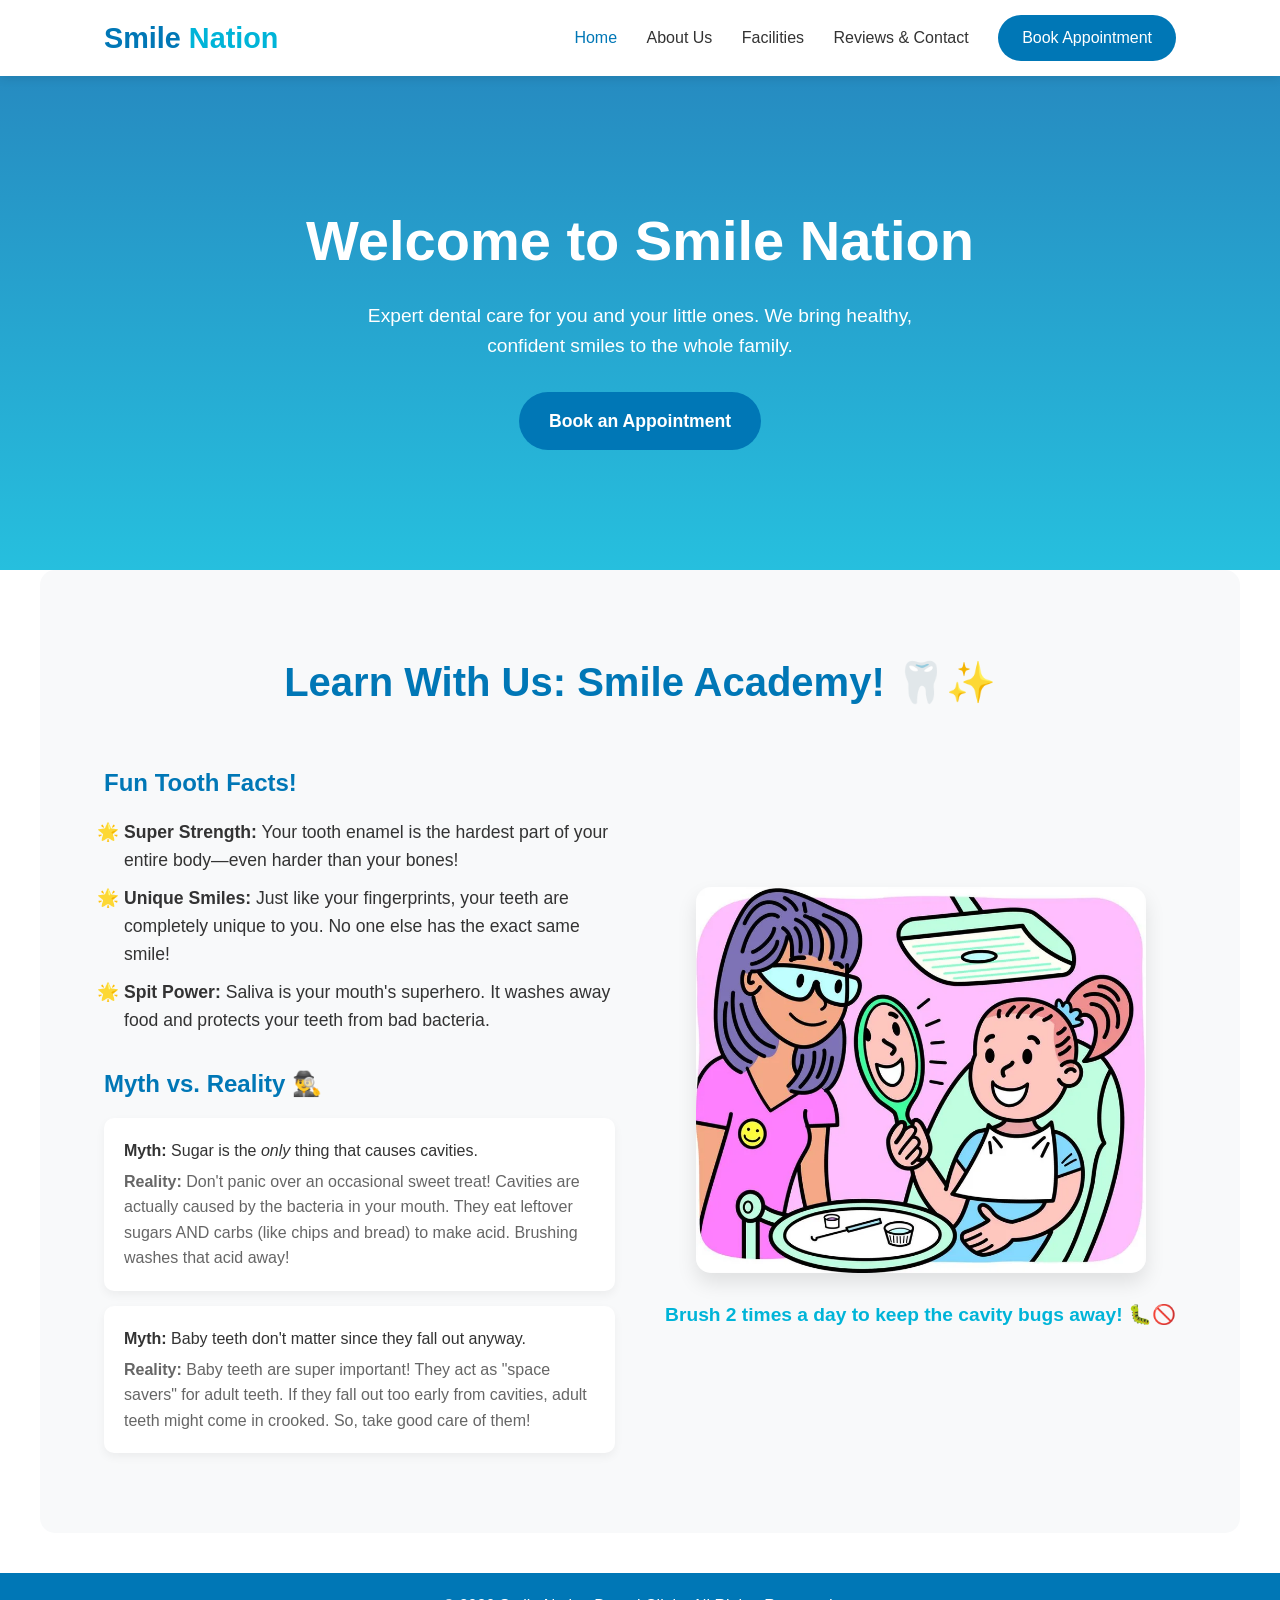
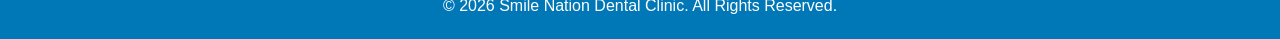
<file: index.html>
<!DOCTYPE html>
<html lang="en">
<head>
    <meta charset="UTF-8">
    <meta name="viewport" content="width=device-width, initial-scale=1.0">
    <title>Smile Nation Dental Clinic</title>
    <link rel="stylesheet" href="styles.css">
</head>
<body>
    <header>
        <div class="nav-container">
            <a href="index.html" class="logo">Smile <span>Nation</span></a>
            <nav class="nav-links">
                <a href="index.html" class="active">Home</a>
                <a href="about.html">About Us</a>
                <a href="facilities.html">Facilities</a>
                <a href="contact.html">Reviews & Contact</a>
                <a href="contact.html" class="btn-primary">Book Appointment</a>
            </nav>
        </div>
    </header>

    <main>
        <section class="hero">
            <h1>Welcome to Smile Nation</h1>
            <p>Expert dental care for you and your little ones. We bring healthy, confident smiles to the whole family.</p>
            <a href="contact.html" class="btn-primary" style="font-size: 1.1rem; padding: 15px 30px;">Book an Appointment</a>
        </section>
<section class="section" style="background-color: var(--bg-light); border-radius: 15px; margin-bottom: 40px;">
        <h2 class="section-title">Learn With Us: Smile Academy! 🦷✨</h2>
        
        <div class="grid-2">
            <div>
                <h3 style="color: var(--primary-blue); margin-bottom: 15px; font-size: 1.5rem;">Fun Tooth Facts!</h3>
                <ul style="list-style-type: '🌟 '; margin-left: 20px; margin-bottom: 30px; font-size: 1.1rem;">
                    <li style="margin-bottom: 10px;"><strong>Super Strength:</strong> Your tooth enamel is the hardest part of your entire body—even harder than your bones!</li>
                    <li style="margin-bottom: 10px;"><strong>Unique Smiles:</strong> Just like your fingerprints, your teeth are completely unique to you. No one else has the exact same smile!</li>
                    <li style="margin-bottom: 10px;"><strong>Spit Power:</strong> Saliva is your mouth's superhero. It washes away food and protects your teeth from bad bacteria.</li>
                </ul>

                <h3 style="color: var(--primary-blue); margin-bottom: 15px; font-size: 1.5rem;">Myth vs. Reality 🕵️‍♂️</h3>
                <div style="background: var(--white); padding: 20px; border-radius: 10px; box-shadow: 0 4px 10px rgba(0,0,0,0.05); margin-bottom: 15px;">
                    <p><strong>Myth:</strong> Sugar is the <em>only</em> thing that causes cavities.</p>
                    <p style="color: var(--text-light); margin-top: 5px;"><strong>Reality:</strong> Don't panic over an occasional sweet treat! Cavities are actually caused by the bacteria in your mouth. They eat leftover sugars AND carbs (like chips and bread) to make acid. Brushing washes that acid away!</p>
                </div>

                <div style="background: var(--white); padding: 20px; border-radius: 10px; box-shadow: 0 4px 10px rgba(0,0,0,0.05);">
                    <p><strong>Myth:</strong> Baby teeth don't matter since they fall out anyway.</p>
                    <p style="color: var(--text-light); margin-top: 5px;"><strong>Reality:</strong> Baby teeth are super important! They act as "space savers" for adult teeth. If they fall out too early from cavities, adult teeth might come in crooked. So, take good care of them!</p>
                </div>
            </div>
            
            <div style="text-align: center;">
                <img src="kid with dentist.jpg" alt="Happy kid smiling with healthy teeth" style="width: 100%; max-width: 450px; border-radius: 15px; box-shadow: 0 10px 20px rgba(0,0,0,0.1); margin-bottom: 20px;">
                <p style="font-size: 1.2rem; font-weight: bold; color: var(--light-blue);">Brush 2 times a day to keep the cavity bugs away! 🐛🚫</p>
            </div>
        </div>
    </section>
    </main>

    <footer>
        <p>© 2026 Smile Nation Dental Clinic. All Rights Reserved.</p>
    </footer>
</body>
</html>
</file>
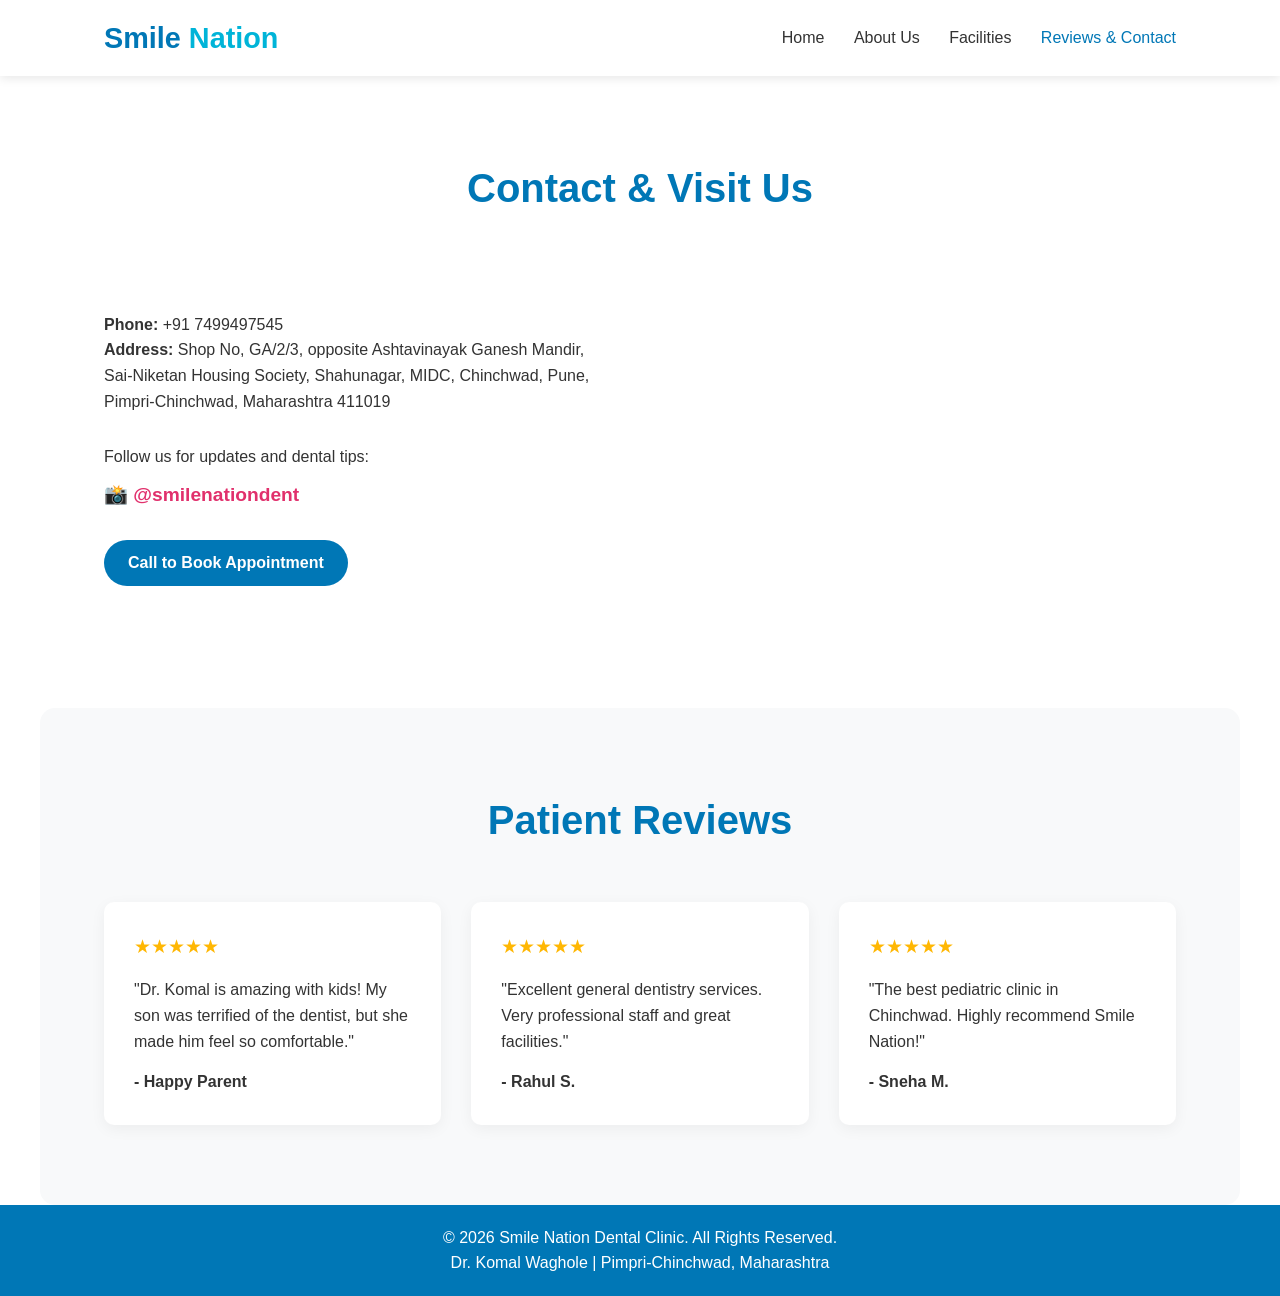
<file: contact.html>
<!DOCTYPE html>
<html lang="en">
<head>
    <meta charset="UTF-8">
    <meta name="viewport" content="width=device-width, initial-scale=1.0">
    <title>Contact Us - Smile Nation</title>
    <link rel="stylesheet" href="styles.css">
</head>
<body>
    <header>
        <div class="nav-container">
            <a href="index.html" class="logo">Smile <span>Nation</span></a>
            <nav class="nav-links">
                <a href="index.html">Home</a>
                <a href="about.html">About Us</a>
                <a href="facilities.html">Facilities</a>
                <a href="contact.html" class="active">Reviews & Contact</a>
            </nav>
        </div>
    </header>

    <main>
        <section class="section">
            <h2 class="section-title">Contact & Visit Us</h2>
            <div class="grid-2">
                <div class="contact-info">
                    <p><strong>Phone:</strong> +91 7499497545</p>
                    <p><strong>Address:</strong> Shop No, GA/2/3, opposite Ashtavinayak Ganesh Mandir, Sai-Niketan Housing Society, Shahunagar, MIDC, Chinchwad, Pune, Pimpri-Chinchwad, Maharashtra 411019</p>
                    
                    <div class="social-links" style="margin-top: 30px; margin-bottom: 30px;">
                        <p style="color: var(--text-dark); margin-bottom: 10px;">Follow us for updates and dental tips:</p>
                        <a href="https://instagram.com/smilenationdent" target="_blank">📸 @smilenationdent</a>
                    </div>
                    
                    <a href="tel:+917499497545" class="btn-primary">Call to Book Appointment</a>
                </div>
                <div class="map-container">
                    <iframe src="https://www.google.com/maps/embed?pb=!1m14!1m8!1m3!1d3780.151891432656!2d73.8104085!3d18.6571788!3m2!1i1024!2i768!4f13.1!3m3!1m2!1s0x3bc2b9f7e56411f5%3A0x1e442487f8105ff6!2sSmile%20Nation%20Dental%20Clinic!5e0!3m2!1sen!2sin!4v1775473588190!5m2!1sen!2sin" allowfullscreen="" loading="lazy"></iframe>
                </div>
            </div>
        </section>

        <section class="section" style="background-color: var(--bg-light); border-radius: 15px;">
            <h2 class="section-title">Patient Reviews</h2>
            <div class="grid-3">
                <div class="review-card">
                    <div class="stars">★★★★★</div>
                    <p>"Dr. Komal is amazing with kids! My son was terrified of the dentist, but she made him feel so comfortable."</p>
                    <h4 style="margin-top: 15px;">- Happy Parent</h4>
                </div>
                <div class="review-card">
                    <div class="stars">★★★★★</div>
                    <p>"Excellent general dentistry services. Very professional staff and great facilities."</p>
                    <h4 style="margin-top: 15px;">- Rahul S.</h4>
                </div>
                <div class="review-card">
                    <div class="stars">★★★★★</div>
                    <p>"The best pediatric clinic in Chinchwad. Highly recommend Smile Nation!"</p>
                    <h4 style="margin-top: 15px;">- Sneha M.</h4>
                </div>
            </div>
        </section>
    </main>

    <footer>
        <p>© 2026 Smile Nation Dental Clinic. All Rights Reserved.</p>
        <p>Dr. Komal Waghole | Pimpri-Chinchwad, Maharashtra</p>
    </footer>
</body>
</html>
</file>
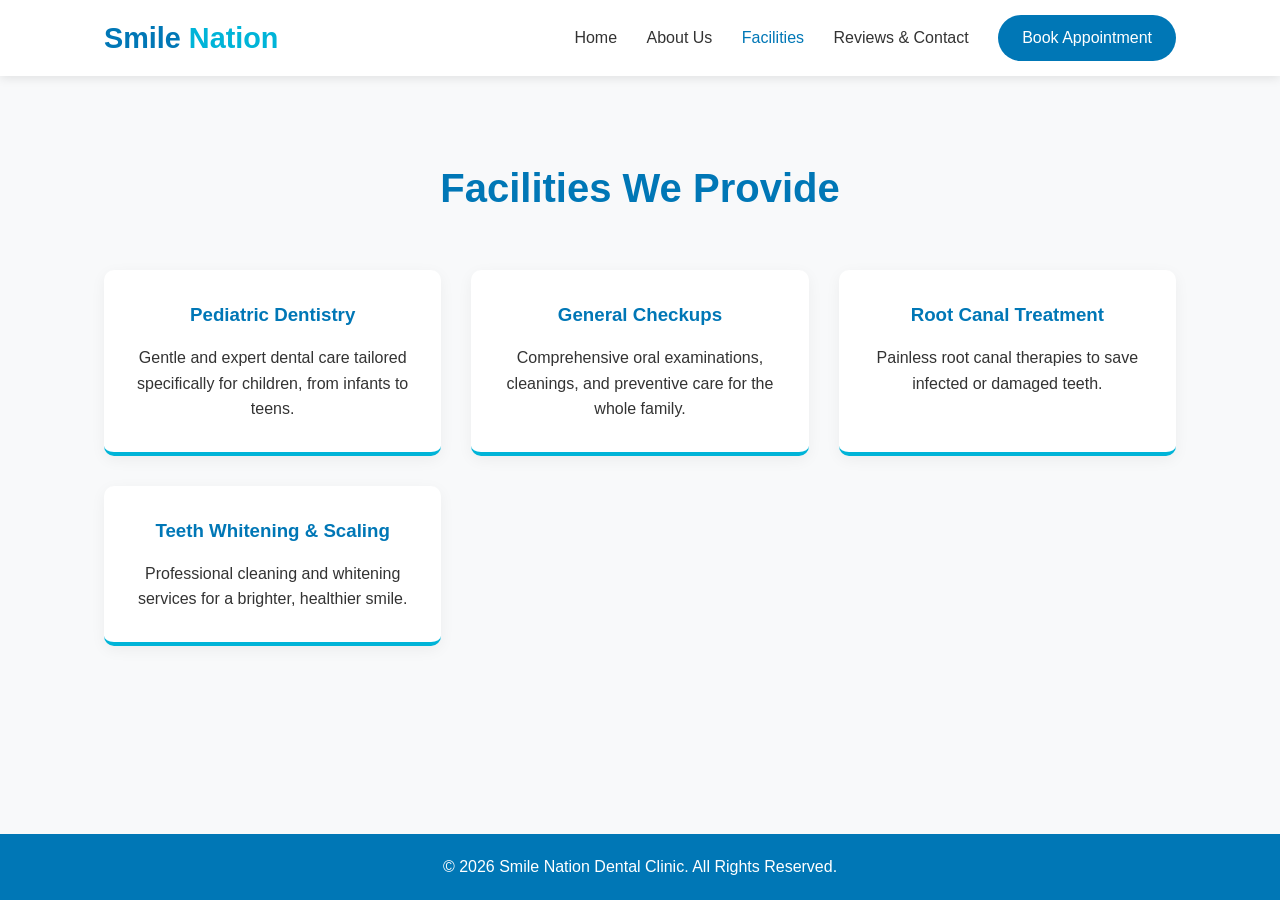
<file: facilities.html>
<!DOCTYPE html>
<html lang="en">
<head>
    <meta charset="UTF-8">
    <meta name="viewport" content="width=device-width, initial-scale=1.0">
    <title>Facilities - Smile Nation</title>
    <link rel="stylesheet" href="styles.css">
</head>
<body style="background-color: var(--bg-light);">
    <header>
        <div class="nav-container">
            <a href="index.html" class="logo">Smile <span>Nation</span></a>
            <nav class="nav-links">
                <a href="index.html">Home</a>
                <a href="about.html">About Us</a>
                <a href="facilities.html" class="active">Facilities</a>
                <a href="contact.html">Reviews & Contact</a>
                <a href="contact.html" class="btn-primary">Book Appointment</a>
            </nav>
        </div>
    </header>

    <main>
        <section class="section">
            <h2 class="section-title">Facilities We Provide</h2>
            <div class="grid-3">
                <div class="facility-card">
                    <h3>Pediatric Dentistry</h3>
                    <p>Gentle and expert dental care tailored specifically for children, from infants to teens.</p>
                </div>
                <div class="facility-card">
                    <h3>General Checkups</h3>
                    <p>Comprehensive oral examinations, cleanings, and preventive care for the whole family.</p>
                </div>
                <div class="facility-card">
                    <h3>Root Canal Treatment</h3>
                    <p>Painless root canal therapies to save infected or damaged teeth.</p>
                </div>
                <div class="facility-card">
                    <h3>Teeth Whitening & Scaling</h3>
                    <p>Professional cleaning and whitening services for a brighter, healthier smile.</p>
                </div>
                

            </div>
        </section>
    </main>

    <footer>
        <p>© 2026 Smile Nation Dental Clinic. All Rights Reserved.</p>
    </footer>
</body>
</html>
</file>
<file: styles.css>
/* styles.css */
:root {
    --primary-blue: #0077b6;
    --light-blue: #00b4d8;
    --accent-color: #ffb703;
    --text-dark: #333333;
    --text-light: #666666;
    --bg-light: #f8f9fa;
    --white: #ffffff;
}

* {
    margin: 0;
    padding: 0;
    box-sizing: border-box;
    font-family: 'Segoe UI', Tahoma, Geneva, Verdana, sans-serif;
}

body {
    color: var(--text-dark);
    line-height: 1.6;
    display: flex;
    flex-direction: column;
    min-height: 100vh;
}

/* Navigation Bar */
header {
    background-color: var(--white);
    box-shadow: 0 2px 10px rgba(0,0,0,0.1);
    position: sticky;
    top: 0;
    z-index: 1000;
}

.nav-container {
    max-width: 1200px;
    margin: auto;
    padding: 15px 5%;
    display: flex;
    justify-content: space-between;
    align-items: center;
}

.logo {
    font-size: 1.8rem;
    font-weight: 800;
    color: var(--primary-blue);
    text-decoration: none;
}

.logo span {
    color: var(--light-blue);
}

.nav-links a {
    margin-left: 25px;
    text-decoration: none;
    color: var(--text-dark);
    font-weight: 500;
    transition: color 0.3s ease;
}

.nav-links a:hover, .nav-links a.active {
    color: var(--primary-blue);
}

.btn-primary {
    background-color: var(--primary-blue);
    color: var(--white) !important;
    padding: 10px 24px;
    border-radius: 50px;
    text-decoration: none;
    font-weight: 600;
    transition: background 0.3s;
    display: inline-block;
}

.btn-primary:hover {
    background-color: #023e8a;
}

/* General Layout */
main {
    flex: 1; /* Pushes footer to the bottom */
}

.section {
    padding: 80px 5%;
    max-width: 1200px;
    margin: auto;
}

.section-title {
    text-align: center;
    font-size: 2.5rem;
    color: var(--primary-blue);
    margin-bottom: 50px;
}

/* Hero Section */
.hero {
    background: linear-gradient(rgba(0, 119, 182, 0.85), rgba(0, 180, 216, 0.85)), url('https://images.unsplash.com/photo-1606811841689-23dfddce3e95?ixlib=rb-4.0.3&auto=format&fit=crop&w=1920&q=80') center/cover;
    color: var(--white);
    text-align: center;
    padding: 120px 20px;
}

.hero h1 { font-size: 3.5rem; margin-bottom: 15px; }
.hero p { font-size: 1.2rem; margin-bottom: 30px; max-width: 600px; margin: 0 auto 30px auto; }

/* Grids */
.grid-2 {
    display: grid;
    grid-template-columns: 1fr 1fr;
    gap: 50px;
    align-items: center;
}

.grid-3 {
    display: grid;
    grid-template-columns: repeat(auto-fit, minmax(280px, 1fr));
    gap: 30px;
}

/* About Elements */
.about-image {
    width: 100%;
    height: 450px;
    background-color: #e9ecef;
    border-radius: 15px;
    display: flex;
    align-items: center;
    justify-content: center;
    color: var(--text-light);
    border: 2px dashed #ccc;
    overflow: hidden;
}
.about-image img { width: 100%; height: 100%; object-fit: cover; display: none; }
.about-text h3 { font-size: 1.8rem; margin-bottom: 10px; }
.about-text h4 { color: var(--light-blue); margin-bottom: 20px; font-weight: 500; }

/* Facility Cards */
.facility-card, .review-card {
    background: var(--white);
    padding: 30px;
    border-radius: 10px;
    box-shadow: 0 4px 15px rgba(0,0,0,0.05);
}
.facility-card { text-align: center; border-bottom: 4px solid var(--light-blue); transition: transform 0.3s; }
.facility-card:hover { transform: translateY(-10px); }
.facility-card h3 { margin-bottom: 15px; color: var(--primary-blue); }

/* Video */
.video-wrapper {
    position: relative;
    padding-bottom: 56.25%;
    height: 0;
    border-radius: 15px;
    overflow: hidden;
    box-shadow: 0 10px 30px rgba(0,0,0,0.1);
    max-width: 800px;
    margin: auto;
}
.video-wrapper iframe { position: absolute; top: 0; left: 0; width: 100%; height: 100%; border: 0; }

/* Contact & Reviews */
.stars { color: var(--accent-color); font-size: 1.2rem; margin-bottom: 15px; }
.social-links a { color: #E1306C; font-weight: bold; text-decoration: none; font-size: 1.2rem; }
.map-container iframe { width: 100%; height: 350px; border: 0; border-radius: 10px; }

/* Footer */
footer {
    background-color: var(--primary-blue);
    color: var(--white);
    text-align: center;
    padding: 20px;
    margin-top: auto;
}

@media (max-width: 768px) {
    .nav-links { display: none; }
    .grid-2 { grid-template-columns: 1fr; }
    .hero h1 { font-size: 2.5rem; }
}
</file>
